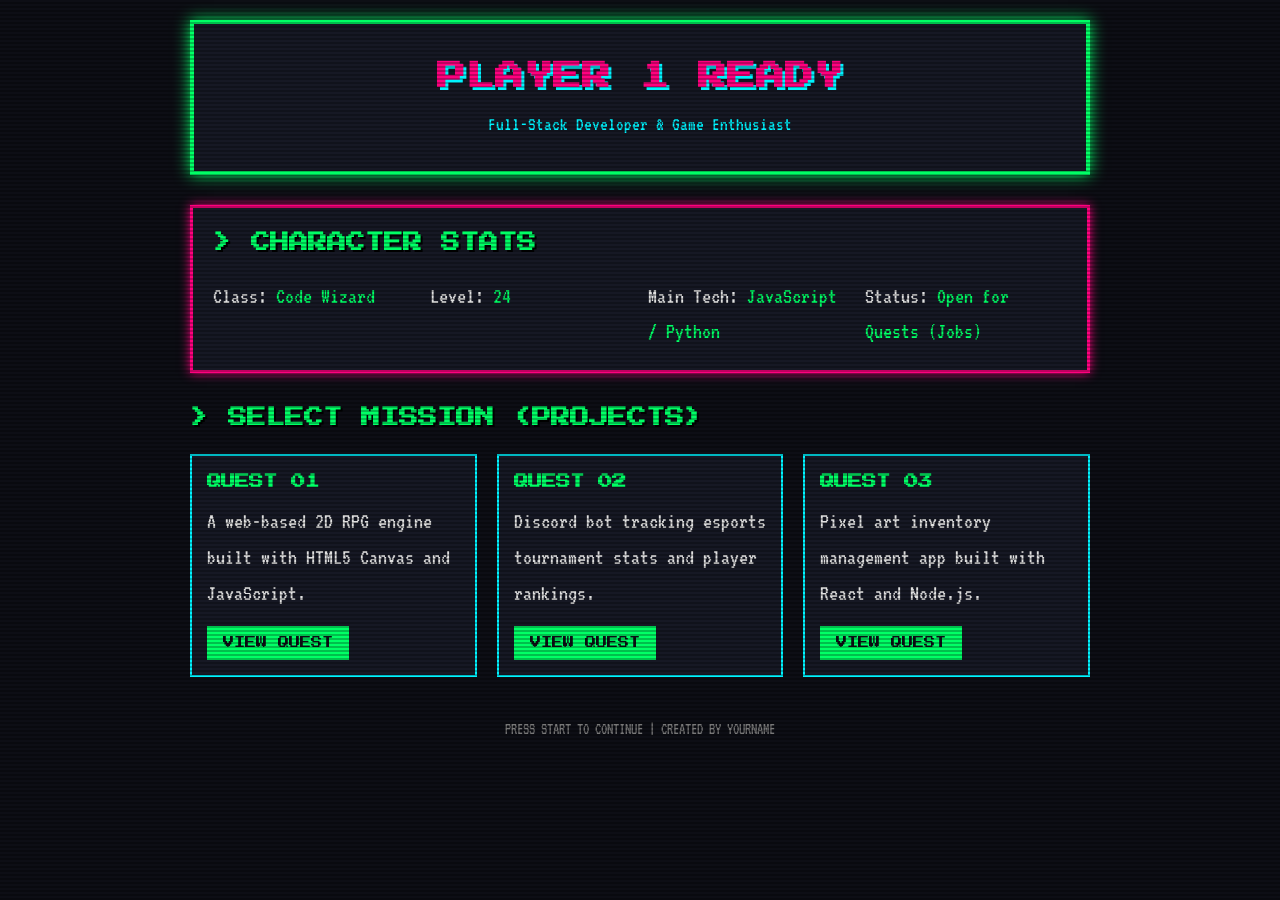
<file: Gaming/index.html>
<!DOCTYPE html>
<html lang="en">
<head>
  <meta charset="UTF-8">
  <meta name="viewport" content="width=device-width, initial-scale=1.0">
  <title>Player 1 | Developer Portfolio</title>
  <!-- Retro Gaming Font -->
  <link href="https://fonts.googleapis.com/css2?family=Press+Start+2P&family=VT323&display=swap" rel="stylesheet">
  <!-- External Custom Stylesheet -->
  <link rel="stylesheet" href="css/style.css">
</head>
<body>
  <div class="container">
    <header>
      <h1>PLAYER 1 READY</h1>
      <p class="subtitle">Full-Stack Developer & Game Enthusiast</p>
    </header>

    <section class="stats-card">
      <h2 class="section-title">> CHARACTER STATS</h2>
      <div class="stats-grid">
        <div class="stat-item">Class: <span>Code Wizard</span></div>
        <div class="stat-item">Level: <span>24</span></div>
        <div class="stat-item">Main Tech: <span>JavaScript / Python</span></div>
        <div class="stat-item">Status: <span>Open for Quests (Jobs)</span></div>
      </div>
    </section>

    <h2 class="section-title">> SELECT MISSION (PROJECTS)</h2>
    <section class="projects-grid">
      <div class="project-card">
        <h3>QUEST 01</h3>
        <p>A web-based 2D RPG engine built with HTML5 Canvas and JavaScript.</p>
        <a href="#" class="btn">VIEW QUEST</a>
      </div>
      <div class="project-card">
        <h3>QUEST 02</h3>
        <p>Discord bot tracking esports tournament stats and player rankings.</p>
        <a href="#" class="btn">VIEW QUEST</a>
      </div>
      <div class="project-card">
        <h3>QUEST 03</h3>
        <p>Pixel art inventory management app built with React and Node.js.</p>
        <a href="#" class="btn">VIEW QUEST</a>
      </div>
    </section>

    <footer>
      <p>PRESS START TO CONTINUE | CREATED BY YOURNAME</p>
    </footer>
  </div>
</body>
</html>
</file>
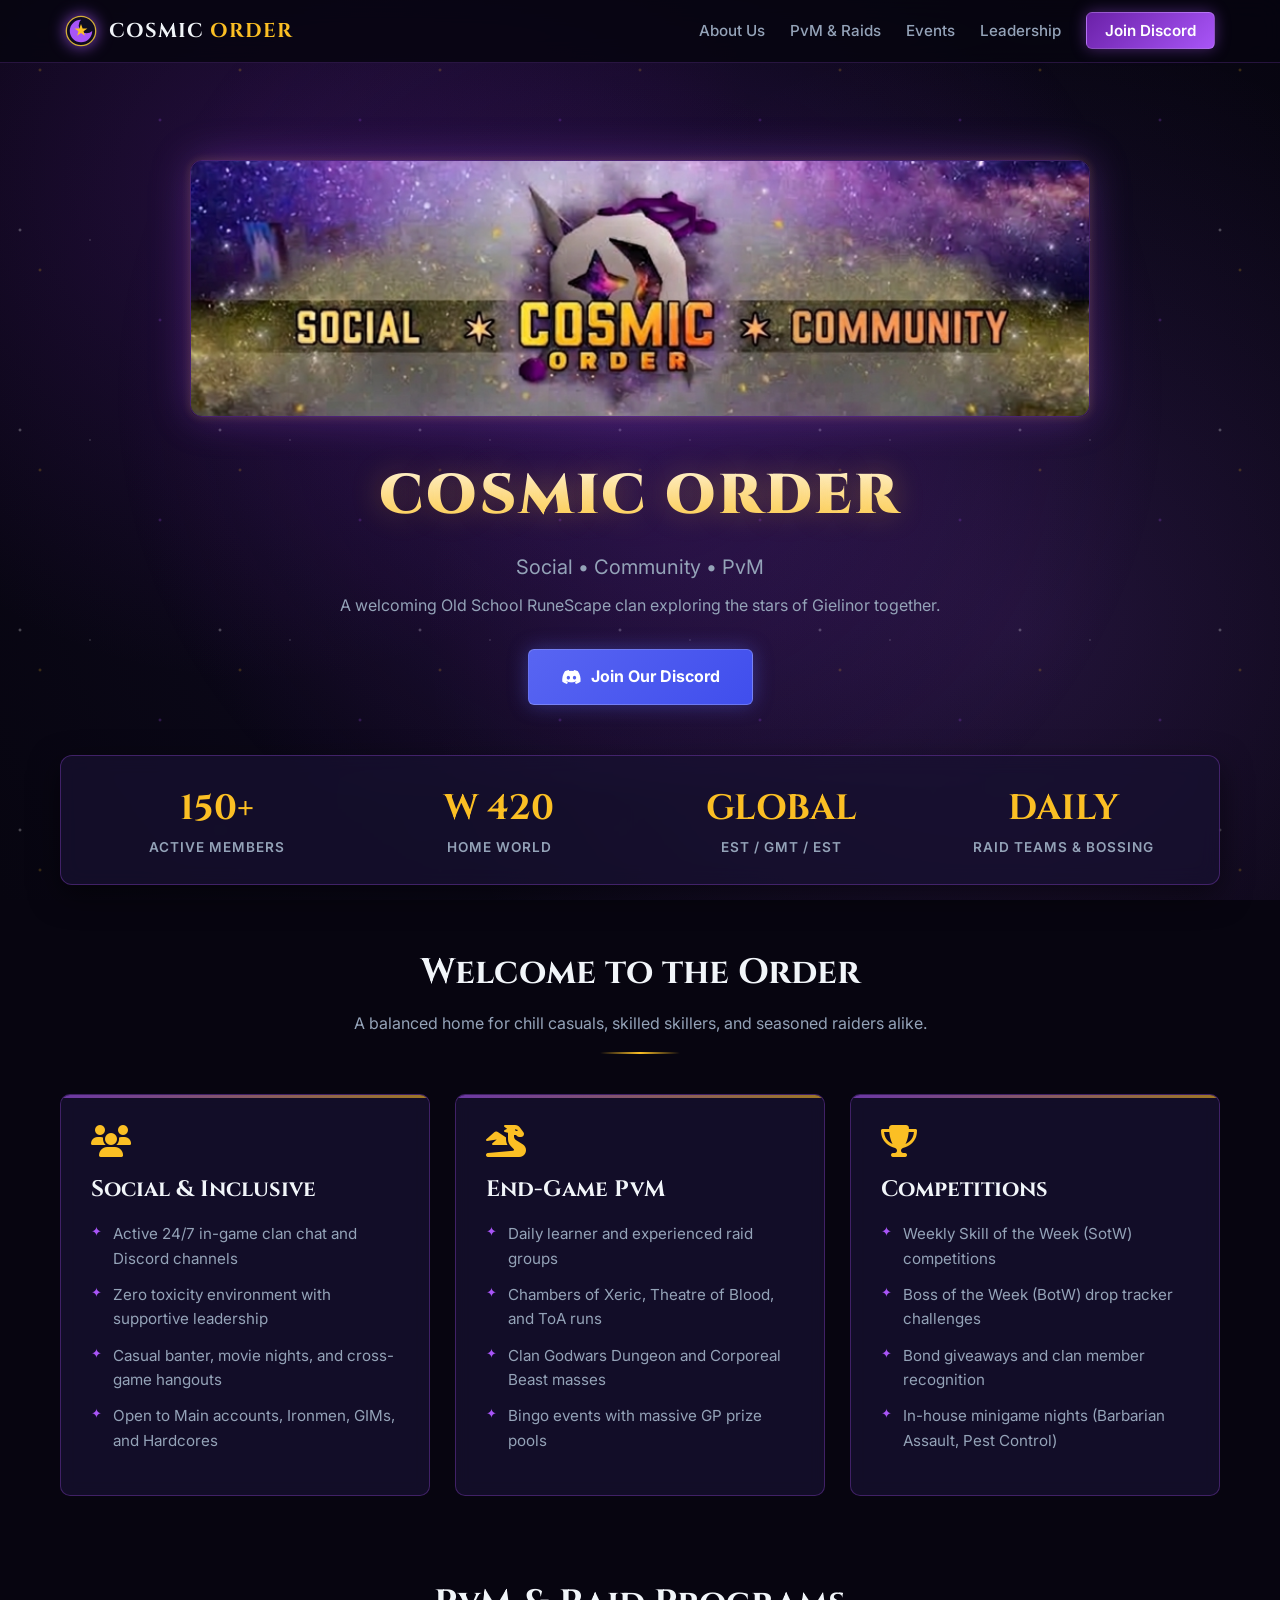
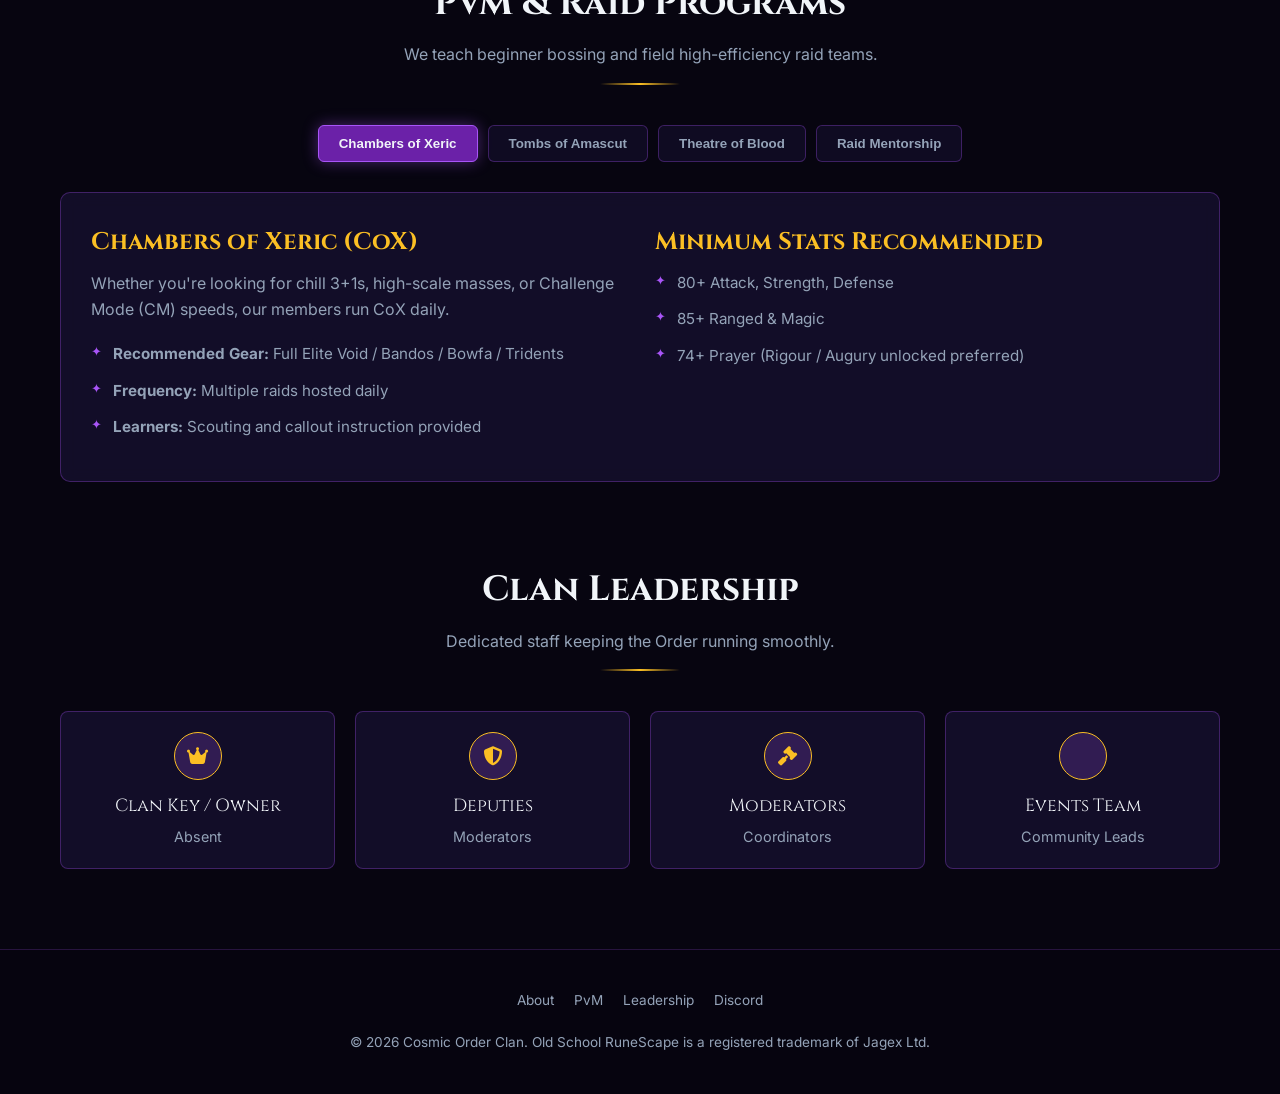
<file: OSRS-Cosmic/index.html>
<!DOCTYPE html>
<html lang="en">
<head>
    <meta charset="UTF-8">
    <meta name="viewport" content="width=device-width, initial-scale=1.0">
    <meta name="description" content="Cosmic Order - Premier OSRS Social & PvM Clan. Raids, Bossing, Skill of the Week, and Community Events.">
    <title>Cosmic Order | OSRS Social & PvM Clan</title>
    
    <!-- Favicon Integration (SVG Favicon matching Cosmic Rune aesthetics) -->
    <link rel="icon" type="image/svg+xml" href="data:image/svg+xml,<svg xmlns='http://www.w3.org/2000/svg' viewBox='0 0 100 100'><circle cx='50' cy='50' r='46' fill='%230f0b21' stroke='%23d4af37' stroke-width='4'/><path d='M50 15 A35 35 0 1 0 85 50 A20 20 0 1 1 50 15 Z' fill='%23a855f7'/><polygon points='50,28 55,42 70,42 58,51 62,65 50,56 38,65 42,51 30,42 45,42' fill='%23fbbf24'/></svg>">
    <link rel="alternate icon" href="favicon.ico">

    <!-- Fonts -->
    <link rel="preconnect" href="https://fonts.googleapis.com">
    <link rel="preconnect" href="https://fonts.gstatic.com" crossorigin>
    <link href="https://fonts.googleapis.com/css2?family=Cinzel:wght@600;700;900&family=Inter:wght@300;400;500;600;700&display=swap" rel="stylesheet">
    <link rel="stylesheet" href="https://cdnjs.cloudflare.com/ajax/libs/font-awesome/6.4.0/css/all.min.css">
    
    <!-- External Custom Stylesheet -->
    <link rel="stylesheet" href="css/style.css">
</head>
<body>

    <!-- Ambient Cosmic Background -->
    <div class="stars-container">
        <div class="twinkle"></div>
    </div>

    <!-- Sticky Navigation -->
    <nav>
        <div class="nav-container">
            <a href="#" class="brand">
                <svg class="brand-icon" viewBox="0 0 100 100">
                    <circle cx="50" cy="50" r="46" fill="#0f0b21" stroke="#d4af37" stroke-width="4"/>
                    <path d="M50 15 A35 35 0 1 0 85 50 A20 20 0 1 1 50 15 Z" fill="#a855f7"/>
                    <polygon points="50,28 55,42 70,42 58,51 62,65 50,56 38,65 42,51 30,42 45,42" fill="#fbbf24"/>
                </svg>
                <div class="brand-text">COSMIC <span>ORDER</span></div>
            </a>
            <ul class="nav-links">
                <li><a href="#about">About Us</a></li>
                <li><a href="#pvm">PvM & Raids</a></li>
                <li><a href="#events">Events</a></li>
                <li><a href="#ranks">Leadership</a></li>
                <li><a href="https://discord.gg/YOUR_DISCORD_LINK" target="_blank" class="btn-header">Join Discord</a></li>
            </ul>
        </div>
    </nav>

    <!-- Main Banner / Hero Section -->
    <header class="hero">
        <div class="hero-banner-frame">
            <img src="images/cosmic-banner.png" alt="Cosmic Order Banner" class="hero-banner-img">
        </div>
        <h1 class="hero-title">Cosmic Order</h1>
        <p class="hero-subtitle">Social • Community • PvM</p>
        <p class="hero-subtitle" style="margin-top: -20px; font-size: 1rem;">A welcoming Old School RuneScape clan exploring the stars of Gielinor together.</p>
        <div class="cta-group">
            <a href="https://discord.gg/YOUR_DISCORD_LINK" target="_blank" class="btn-primary">
                <i class="fab fa-discord"></i> Join Our Discord
            </a>
        </div>
    </header>

    <!-- Stats Bar -->
    <div class="stats-bar">
        <div class="stats-inner">
            <div class="stat-node">
                <h4>150+</h4>
                <p>Active Members</p>
            </div>
            <div class="stat-node">
                <h4>W 420</h4>
                <p>Home World</p>
            </div>
            <div class="stat-node">
                <h4>GLOBAL</h4>
                <p>EST / GMT / EST</p>
            </div>
            <div class="stat-node">
                <h4>DAILY</h4>
                <p>Raid Teams & Bossing</p>
            </div>
        </div>
    </div>

    <!-- About Section -->
    <section id="about">
        <div class="section-header">
            <h2 class="section-title">Welcome to the Order</h2>
            <p class="section-subtitle">A balanced home for chill casuals, skilled skillers, and seasoned raiders alike.</p>
            <div class="gold-divider"></div>
        </div>

        <div class="card-grid">
            <div class="card">
                <i class="fas fa-users card-icon"></i>
                <h3>Social & Inclusive</h3>
                <ul class="card-list">
                    <li>Active 24/7 in-game clan chat and Discord channels</li>
                    <li>Zero toxicity environment with supportive leadership</li>
                    <li>Casual banter, movie nights, and cross-game hangouts</li>
                    <li>Open to Main accounts, Ironmen, GIMs, and Hardcores</li>
                </ul>
            </div>

            <div class="card">
                <i class="fas fa-dragon card-icon"></i>
                <h3>End-Game PvM</h3>
                <ul class="card-list">
                    <li>Daily learner and experienced raid groups</li>
                    <li>Chambers of Xeric, Theatre of Blood, and ToA runs</li>
                    <li>Clan Godwars Dungeon and Corporeal Beast masses</li>
                    <li>Bingo events with massive GP prize pools</li>
                </ul>
            </div>

            <div class="card">
                <i class="fas fa-trophy card-icon"></i>
                <h3>Competitions</h3>
                <ul class="card-list">
                    <li>Weekly Skill of the Week (SotW) competitions</li>
                    <li>Boss of the Week (BotW) drop tracker challenges</li>
                    <li>Bond giveaways and clan member recognition</li>
                    <li>In-house minigame nights (Barbarian Assault, Pest Control)</li>
                </ul>
            </div>
        </div>
    </section>

    <!-- PvM Showcase Tabs Section -->
    <section id="pvm">
        <div class="section-header">
            <h2 class="section-title">PvM & Raid Programs</h2>
            <p class="section-subtitle">We teach beginner bossing and field high-efficiency raid teams.</p>
            <div class="gold-divider"></div>
        </div>

        <div class="pvm-tabs">
            <button class="tab-btn active" onclick="switchTab('cox')">Chambers of Xeric</button>
            <button class="tab-btn" onclick="switchTab('toa')">Tombs of Amascut</button>
            <button class="tab-btn" onclick="switchTab('tob')">Theatre of Blood</button>
            <button class="tab-btn" onclick="switchTab('mentorship')">Raid Mentorship</button>
        </div>

        <div id="cox" class="pvm-panel active">
            <div class="pvm-details">
                <h4>Chambers of Xeric (CoX)</h4>
                <p>Whether you're looking for chill 3+1s, high-scale masses, or Challenge Mode (CM) speeds, our members run CoX daily.</p>
                <ul class="card-list">
                    <li><strong>Recommended Gear:</strong> Full Elite Void / Bandos / Bowfa / Tridents</li>
                    <li><strong>Frequency:</strong> Multiple raids hosted daily</li>
                    <li><strong>Learners:</strong> Scouting and callout instruction provided</li>
                </ul>
            </div>
            <div class="pvm-details">
                <h4>Minimum Stats Recommended</h4>
                <ul class="card-list">
                    <li>80+ Attack, Strength, Defense</li>
                    <li>85+ Ranged & Magic</li>
                    <li>74+ Prayer (Rigour / Augury unlocked preferred)</li>
                </ul>
            </div>
        </div>

        <div id="toa" class="pvm-panel">
            <div class="pvm-details">
                <h4>Tombs of Amascut (ToA)</h4>
                <p>From entry-mode learning runs up to 400+ invocation Expert runs, ToA is a core staple of our daily PvM activity.</p>
                <ul class="card-list">
                    <li><strong>Recommended Gear:</strong> Fang, Blowpipe, Ahrim's / Ancestral</li>
                    <li><strong>Invocations:</strong> Tailored to the group's experience level</li>
                    <li><strong>Purples:</strong> Split or Free-For-All (FFA) teams clearly marked</li>
                </ul>
            </div>
            <div class="pvm-details">
                <h4>Requirements</h4>
                <ul class="card-list">
                    <li>Quest: Beneath Cursed Sands</li>
                    <li>75+ Combat Stats for Entry / 90+ for Experts</li>
                </ul>
            </div>
        </div>

        <div id="tob" class="pvm-panel">
            <div class="pvm-details">
                <h4>Theatre of Blood (ToB)</h4>
                <p>Step into the Vampyric arena with experienced leads who teach roles, tick-eating, and boss mechanics safely.</p>
                <ul class="card-list">
                    <li><strong>Recommended Gear:</strong> Scythe / Blade of Saeldor, Chally, Blowpipe</li>
                    <li><strong>Focus:</strong> Role assignment (Melee, Range, Freeze, Mage)</li>
                </ul>
            </div>
            <div class="pvm-details">
                <h4>Requirements</h4>
                <ul class="card-list">
                    <li>90+ Melee Stats, 90+ Ranged & Magic</li>
                    <li>Discord Voice Chat capability (Mute is fine)</li>
                </ul>
            </div>
        </div>

        <div id="mentorship" class="pvm-panel">
            <div class="pvm-details">
                <h4>Clan Mentor System</h4>
                <p>Never done a raid before? Don't worry. Cosmic Order has dedicated PvM Mentors to get you your first KC safely.</p>
                <ul class="card-list">
                    <li>Gear check & inventory setup assistance</li>
                    <li>Tile indicators and plugin configuration guides</li>
                    <li>Patient, zero-flame environment</li>
                </ul>
            </div>
            <div class="pvm-details">
                <h4>How to Request a Mentor</h4>
                <p>Join our Discord server and post in the <code>#pvm-mentorship</code> channel with your current stats and equipment!</p>
            </div>
        </div>
    </section>

    <!-- Leadership Section -->
    <section id="ranks">
        <div class="section-header">
            <h2 class="section-title">Clan Leadership</h2>
            <p class="section-subtitle">Dedicated staff keeping the Order running smoothly.</p>
            <div class="gold-divider"></div>
        </div>

        <div class="rank-grid">
            <div class="rank-card">
                <div class="rank-badge"><i class="fas fa-crown"></i></div>
                <div class="rank-title">Clan Key / Owner</div>
                <div class="rank-names">Absent</div>
            </div>
            <div class="rank-card">
                <div class="rank-badge"><i class="fas fa-shield-halved"></i></div>
                <div class="rank-title">Deputies</div>
                <div class="rank-names">Moderators</div>
            </div>
            <div class="rank-card">
                <div class="rank-badge"><i class="fas fa-gavel"></i></div>
                <div class="rank-title">Moderators</div>
                <div class="rank-names">Coordinators</div>
            </div>
            <div class="rank-card">
                <div class="rank-badge"><i class="fas fa-calendar-star"></i></div>
                <div class="rank-title">Events Team</div>
                <div class="rank-names">Community Leads</div>
            </div>
        </div>
    </section>

    <!-- Modal Form for Application -->
    <div class="modal" id="appModal">
        <div class="modal-content">
            <span class="modal-close" onclick="closeModal()">&times;</span>
            <h3 style="font-family: var(--font-heading); color: var(--accent-gold); margin-bottom: 15px; text-align: center;">Apply to Cosmic Order</h3>
            <p style="color: var(--text-muted); font-size: 0.85rem; margin-bottom: 20px; text-align: center;">Fill in your details below or join directly via our Discord server.</p>
            <form onsubmit="handleFormSubmit(event)">
                <div class="form-group">
                    <label for="rsn">RuneScape Name (RSN)</label>
                    <input type="text" id="rsn" placeholder="e.g., Zezima" required>
                </div>
                <div class="form-group">
                    <label for="discord">Discord Username</label>
                    <input type="text" id="discord" placeholder="e.g., username" required>
                </div>
                <div class="form-group">
                    <label for="accountType">Account Type</label>
                    <select id="accountType">
                        <option value="main">Main Account</option>
                        <option value="iron">Ironman / Hardcore</option>
                        <option value="gim">Group Ironman</option>
                    </select>
                </div>
                <button type="submit" class="btn-primary" style="width: 100%; justify-content: center;">Submit Application</button>
            </form>
        </div>
    </div>

    <!-- Footer -->
    <footer>
        <ul class="footer-links">
            <li><a href="#about">About</a></li>
            <li><a href="#pvm">PvM</a></li>
            <li><a href="#ranks">Leadership</a></li>
            <li><a href="https://discord.gg/YOUR_DISCORD_LINK" target="_blank">Discord</a></li>
        </ul>
        <p>&copy; 2026 Cosmic Order Clan. Old School RuneScape is a registered trademark of Jagex Ltd.</p>
    </footer>

    <!-- Interactive Scripts -->
    <script>
        function switchTab(tabId) {
            const panels = document.querySelectorAll('.pvm-panel');
            const btns = document.querySelectorAll('.tab-btn');

            panels.forEach(panel => panel.classList.remove('active'));
            btns.forEach(btn => btn.classList.remove('active'));

            document.getElementById(tabId).classList.add('active');
            event.currentTarget.classList.add('active');
        }

        function openModal() {
            document.getElementById('appModal').classList.add('active');
        }

        function closeModal() {
            document.getElementById('appModal').classList.remove('active');
        }

        function handleFormSubmit(e) {
            e.preventDefault();
            alert('Application details saved! Please complete your application by joining our Discord server.');
            closeModal();
            window.open('https://discord.gg/YOUR_DISCORD_LINK', '_blank');
        }

        window.onclick = function(event) {
            const modal = document.getElementById('appModal');
            if (event.target == modal) {
                closeModal();
            }
        }
    </script>
</body>
</html>
</file>
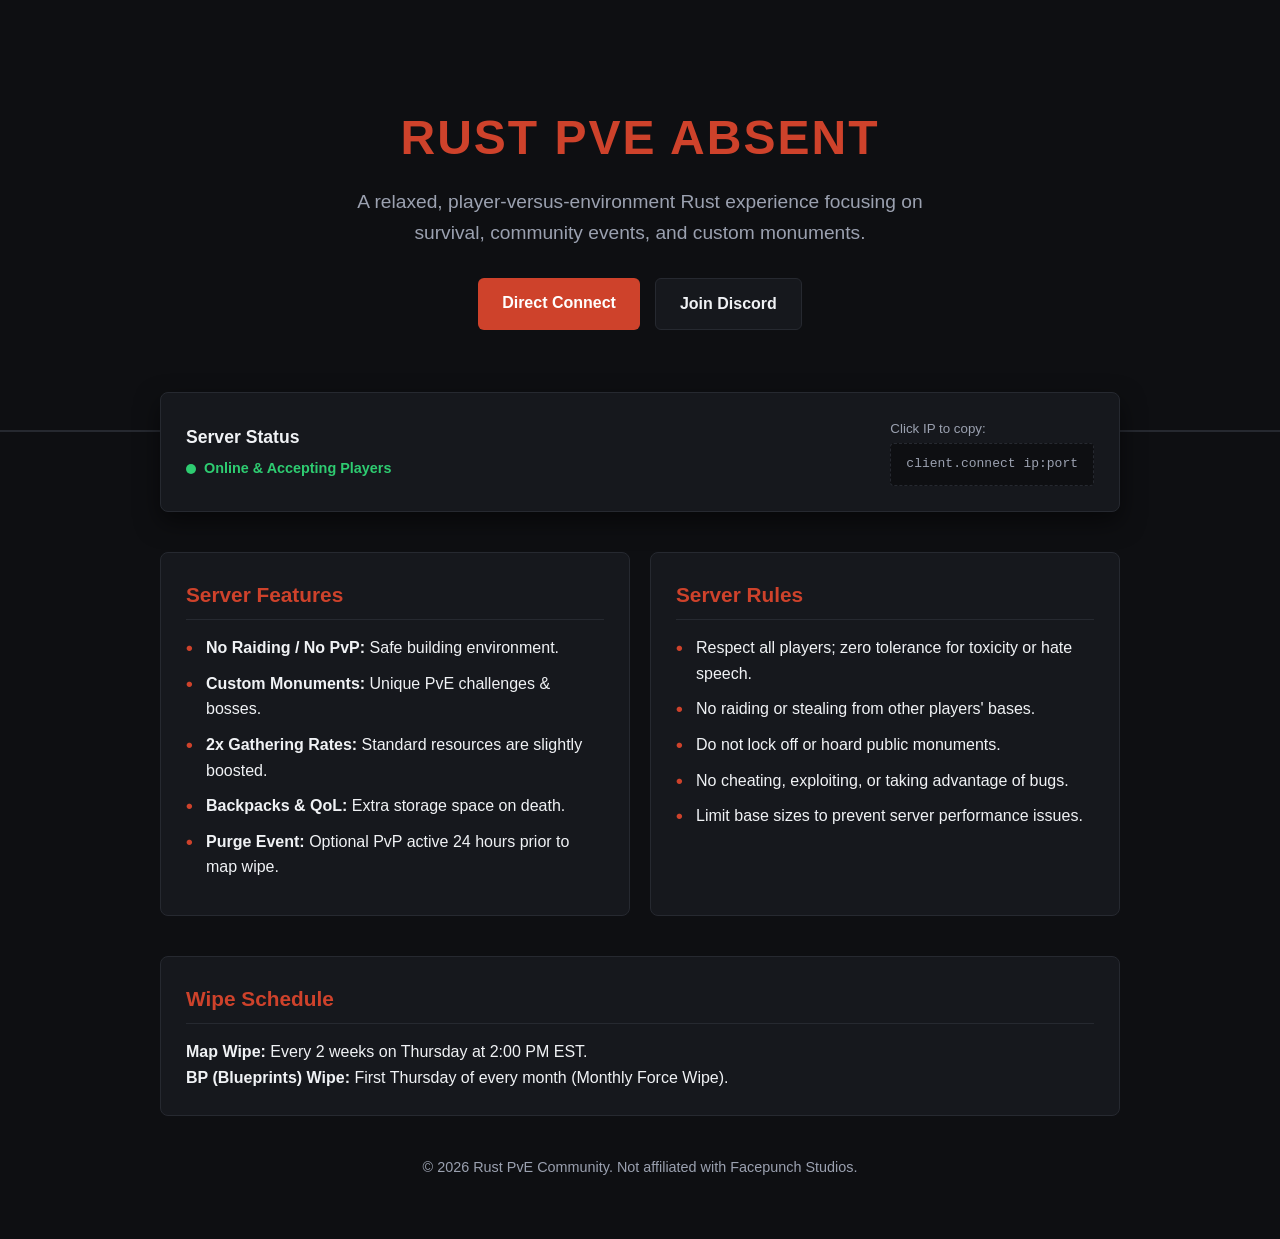
<file: Rust-PVE/index.html>
<!DOCTYPE html>
<html lang="en">
<head>
    <meta charset="UTF-8">
    <meta name="viewport" content="width=device-width, initial-scale=1.0">
    <title>Rust PvE Absent | Pure Survival & Community</title>
    <!-- External Custom Stylesheet -->
    <link rel="stylesheet" href="css/style.css">
</head>
<body>

    <header>
        <h1>Rust PvE Absent</h1>
        <p>A relaxed, player-versus-environment Rust experience focusing on survival, community events, and custom monuments.</p>
        <div class="cta-buttons">
            <a href="steam://connect/ip:port" class="btn">Direct Connect</a>
            <a href="https://discord.gg/YOUR_DISCORD_LINK" target="_blank" class="btn btn-secondary">Join Discord</a>
        </div>
    </header>

    <div class="container">
        <!-- Live Status Bar -->
        <div class="status-card">
            <div class="status-info">
                <h3>Server Status</h3>
                <div class="status-badge">
                    <span class="pulse-dot"></span> Online & Accepting Players
                </div>
            </div>
            <div>
                <small style="color: var(--text-muted); display: block; margin-bottom: 4px;">Click IP to copy:</small>
                <div class="ip-box" id="ip-box" onclick="copyIP()">client.connect ip:port</div>
            </div>
        </div>

        <!-- Content Grid -->
        <div class="grid">
            <div class="card">
                <h2>Server Features</h2>
                <ul>
                    <li><strong>No Raiding / No PvP:</strong> Safe building environment.</li>
                    <li><strong>Custom Monuments:</strong> Unique PvE challenges & bosses.</li>
                    <li><strong>2x Gathering Rates:</strong> Standard resources are slightly boosted.</li>
                    <li><strong>Backpacks & QoL:</strong> Extra storage space on death.</li>
                    <li><strong>Purge Event:</strong> Optional PvP active 24 hours prior to map wipe.</li>
                </ul>
            </div>

            <div class="card">
                <h2>Server Rules</h2>
                <ul>
                    <li>Respect all players; zero tolerance for toxicity or hate speech.</li>
                    <li>No raiding or stealing from other players' bases.</li>
                    <li>Do not lock off or hoard public monuments.</li>
                    <li>No cheating, exploiting, or taking advantage of bugs.</li>
                    <li>Limit base sizes to prevent server performance issues.</li>
                </ul>
            </div>
        </div>

        <!-- Schedule -->
        <div class="card" style="margin-bottom: 40px;">
            <h2>Wipe Schedule</h2>
            <p><strong>Map Wipe:</strong> Every 2 weeks on Thursday at 2:00 PM EST.</p>
            <p><strong>BP (Blueprints) Wipe:</strong> First Thursday of every month (Monthly Force Wipe).</p>
        </div>
    </div>

    <footer>
        <p>&copy; 2026 Rust PvE Community. Not affiliated with Facepunch Studios.</p>
    </footer>

    <script>
        function copyIP() {
            const ipText = document.getElementById('ip-box').innerText;
            navigator.clipboard.writeText(ipText).then(() => {
                alert('Copied to clipboard: ' + ipText);
            }).catch(err => {
                console.error('Failed to copy text: ', err);
            });
        }
    </script>
</body>
</html>
</file>
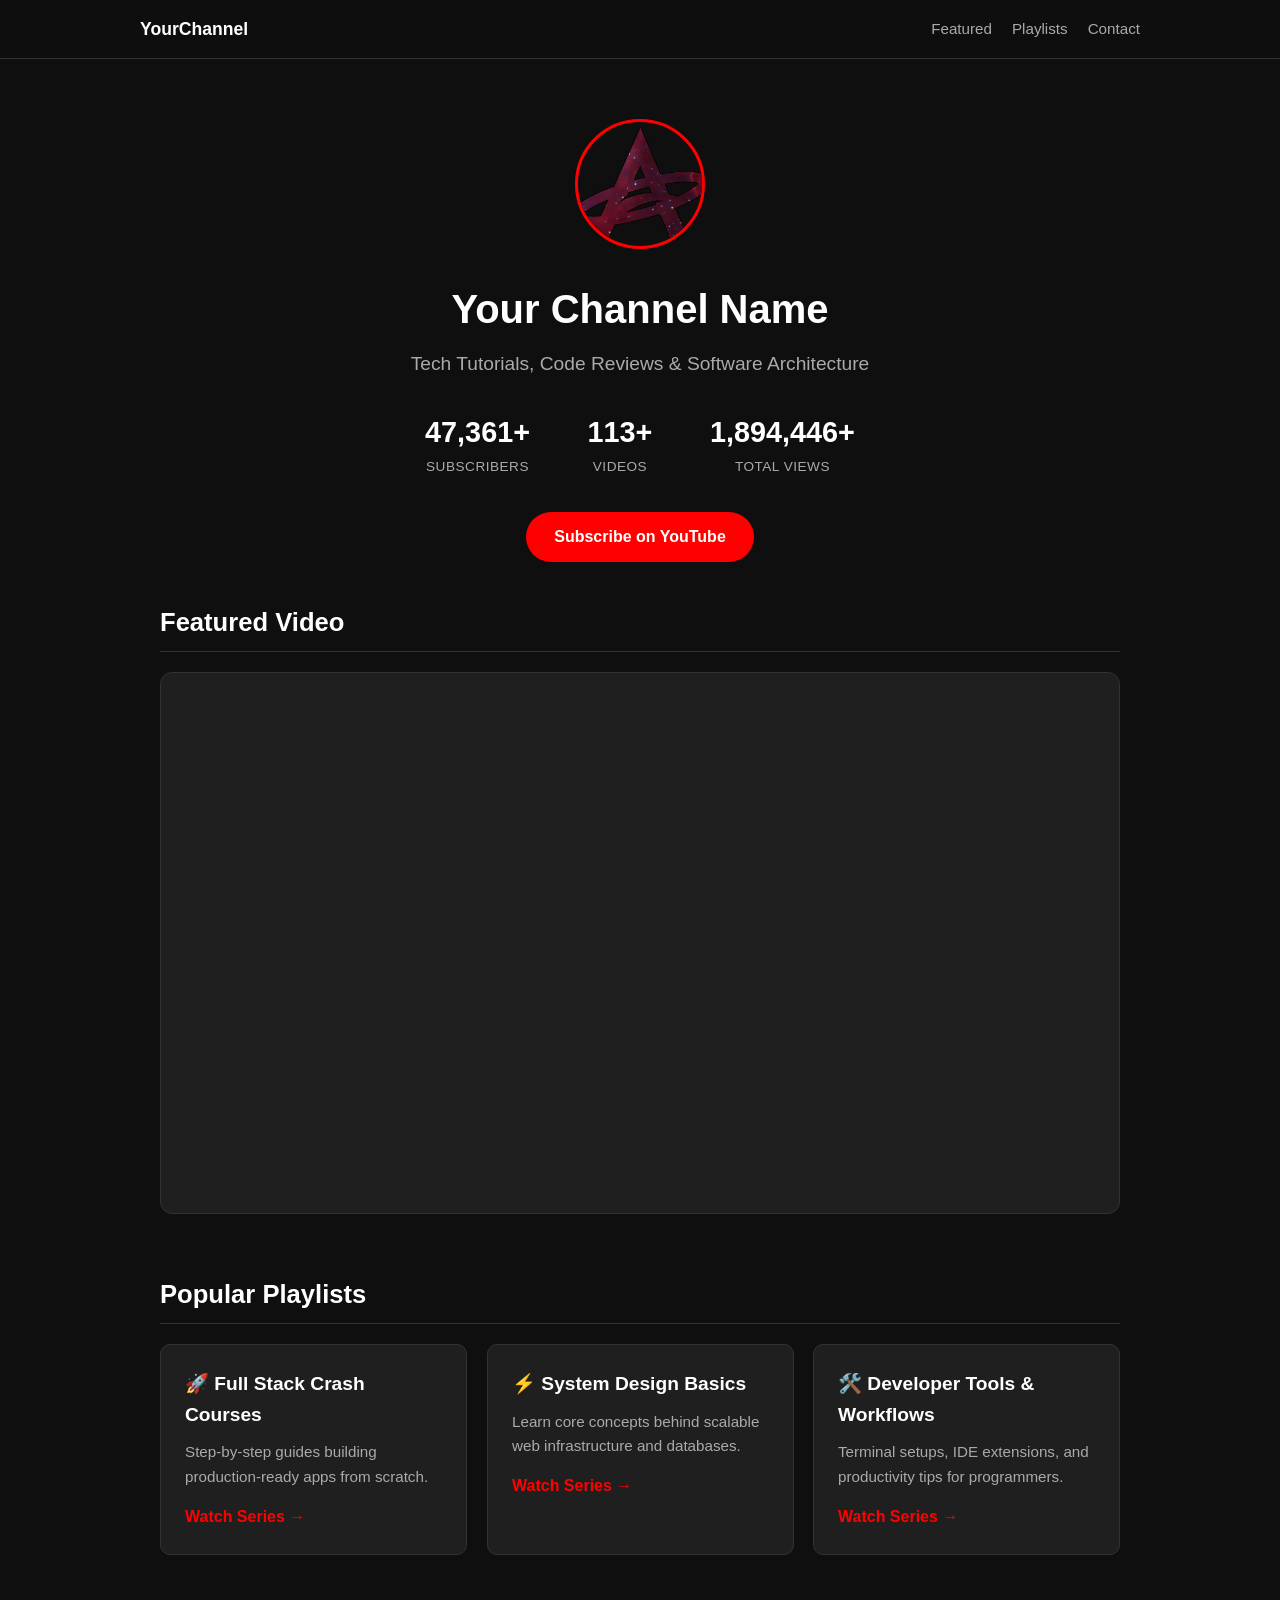
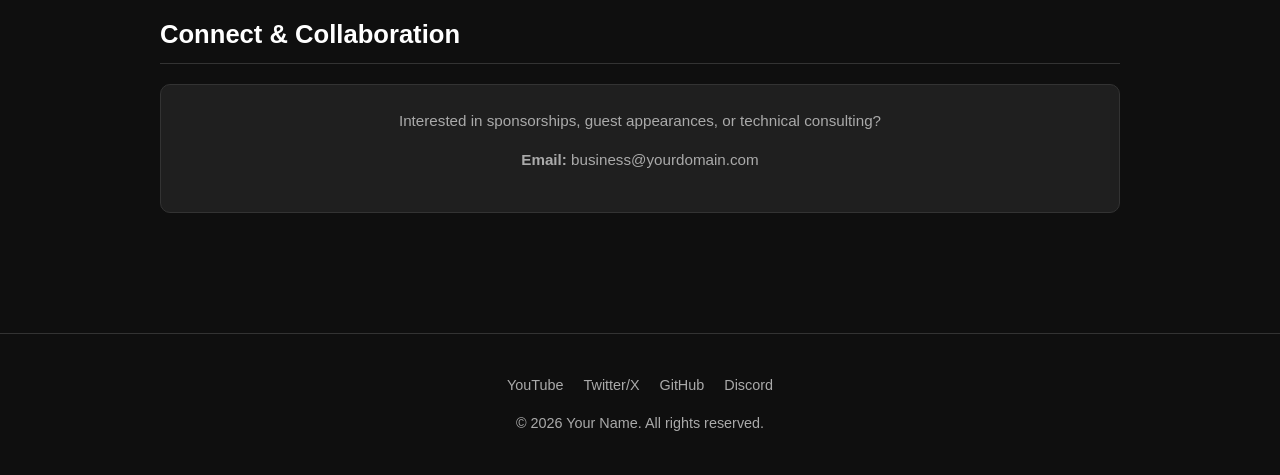
<file: YouTuber/index.html>
<!DOCTYPE html>
<html lang="en">
<head>
  <meta charset="UTF-8">
  <meta name="viewport" content="width=device-width, initial-scale=1.0">
  <title>Your Name | Content Creator & Developer</title>
  <!-- External Custom Stylesheet -->
  <link rel="stylesheet" href="css/style.css">
</head>
<body>

  <nav>
    <div class="nav-container">
      <a href="#" class="nav-logo">YourChannel</a>
      <ul class="nav-links">
        <li><a href="#featured">Featured</a></li>
        <li><a href="#playlists">Playlists</a></li>
        <li><a href="#contact">Contact</a></li>
      </ul>
    </div>
  </nav>

  <header>
    <img src="images/Absent.png" alt="Channel Avatar" class="profile-img">
    <h1>Your Channel Name</h1>
    <p class="tagline">Tech Tutorials, Code Reviews & Software Architecture</p>
    
    <div class="stats">
      <div class="stat-item">
        <div class="stat-number" id="sub-count">--</div>
        <div class="stat-label">Subscribers</div>
      </div>
      <div class="stat-item">
        <div class="stat-number" id="video-count">--</div>
        <div class="stat-label">Videos</div>
      </div>
      <div class="stat-item">
        <div class="stat-number" id="view-count">--</div>
        <div class="stat-label">Total Views</div>
      </div>
    </div>

    <a href="https://youtube.com/@yourchannel" class="btn" target="_blank" rel="noopener">Subscribe on YouTube</a>
  </header>

  <main>
    <section id="featured" class="animate-on-scroll">
      <h2>Featured Video</h2>
      <div class="video-container">
        <!-- Replace dQw4w9WgXcQ with your YouTube video ID -->
        <iframe src="https://www.youtube.com/embed/dQw4w9WgXcQ" allowfullscreen title="Featured Video"></iframe>
      </div>
    </section>

    <section id="playlists">
      <h2 class="animate-on-scroll">Popular Playlists</h2>
      <div class="grid">
        <div class="card animate-on-scroll delay-1">
          <h3>🚀 Full Stack Crash Courses</h3>
          <p>Step-by-step guides building production-ready apps from scratch.</p>
          <a href="#" target="_blank">Watch Series →</a>
        </div>
        <div class="card animate-on-scroll delay-2">
          <h3>⚡ System Design Basics</h3>
          <p>Learn core concepts behind scalable web infrastructure and databases.</p>
          <a href="#" target="_blank">Watch Series →</a>
        </div>
        <div class="card animate-on-scroll delay-3">
          <h3>🛠️ Developer Tools & Workflows</h3>
          <p>Terminal setups, IDE extensions, and productivity tips for programmers.</p>
          <a href="#" target="_blank">Watch Series →</a>
        </div>
      </div>
    </section>

    <section id="contact" class="animate-on-scroll">
      <h2>Connect & Collaboration</h2>
      <div class="card" style="text-align: center;">
        <p>Interested in sponsorships, guest appearances, or technical consulting?</p>
        <p style="margin-top: 10px;"><strong>Email:</strong> business@yourdomain.com</p>
      </div>
    </section>
  </main>

  <footer>
    <ul class="social-links" style="margin-bottom: 15px;">
      <li><a href="#">YouTube</a></li>
      <li><a href="#">Twitter/X</a></li>
      <li><a href="#">GitHub</a></li>
      <li><a href="#">Discord</a></li>
    </ul>
    <p>&copy; 2026 Your Name. All rights reserved.</p>
  </footer>

  <script>
    // 1. Scroll Animations
    const observerOptions = {
      root: null,
      rootMargin: '0px 0px -50px 0px',
      threshold: 0.15
    };

    const scrollObserver = new IntersectionObserver((entries, observer) => {
      entries.forEach(entry => {
        if (entry.isIntersecting) {
          entry.target.classList.add('visible');
          observer.unobserve(entry.target);
        }
      });
    }, observerOptions);

    document.querySelectorAll('.animate-on-scroll').forEach(el => scrollObserver.observe(el));

    // 2. Animated Counter
    function animateCounter(element, target, duration = 2000) {
      let startTimestamp = null;
      function step(timestamp) {
        if (!startTimestamp) startTimestamp = timestamp;
        const progress = Math.min((timestamp - startTimestamp) / duration, 1);
        const easeOut = 1 - Math.pow(1 - progress, 3);
        const currentValue = Math.floor(easeOut * target);

        element.innerText = currentValue.toLocaleString() + '+';

        if (progress < 1) {
          window.requestAnimationFrame(step);
        } else {
          element.innerText = target.toLocaleString() + '+';
        }
      }
      window.requestAnimationFrame(step);
    }

    // 3. Dynamic Stats Fetching (YouTube Data API v3)
    const YOUTUBE_CHANNEL_ID = 'YOUR_CHANNEL_ID_HERE'; 
    const YOUTUBE_API_KEY = 'YOUR_API_KEY_HERE';

    async function fetchYouTubeStats() {
      const fallbackStats = { subscriberCount: 50000, videoCount: 120, viewCount: 2000000 };

      if (YOUTUBE_API_KEY === 'YOUR_API_KEY_HERE' || YOUTUBE_CHANNEL_ID === 'YOUR_CHANNEL_ID_HERE') {
        applyStats(fallbackStats);
        return;
      }

      try {
        const res = await fetch(`https://www.googleapis.com/youtube/v3/channels?part=statistics&id=${YOUTUBE_CHANNEL_ID}&key=${YOUTUBE_API_KEY}`);
        const data = await res.json();
        if (data.items && data.items.length > 0) {
          const stats = data.items[0].statistics;
          applyStats({
            subscriberCount: parseInt(stats.subscriberCount, 10),
            videoCount: parseInt(stats.videoCount, 10),
            viewCount: parseInt(stats.viewCount, 10)
          });
        } else {
          applyStats(fallbackStats);
        }
      } catch (err) {
        applyStats(fallbackStats);
      }
    }

    function applyStats(stats) {
      animateCounter(document.getElementById('sub-count'), stats.subscriberCount);
      animateCounter(document.getElementById('video-count'), stats.videoCount);
      animateCounter(document.getElementById('view-count'), stats.viewCount);
    }

    document.addEventListener('DOMContentLoaded', fetchYouTubeStats);
  </script>
</body>
</html>
</file>
<file: Gaming/css/style.css>
:root {
  --bg-color: #0d0e15;
  --card-bg: #161824;
  --neon-green: #00ff66;
  --neon-pink: #ff007f;
  --neon-cyan: #00f3ff;
  --text-color: #e0e0e0;
}

* {
  box-sizing: border-box;
  margin: 0;
  padding: 0;
}

body {
  background-color: var(--bg-color);
  color: var(--text-color);
  font-family: 'VT323', monospace;
  font-size: 1.4rem;
  line-height: 1.6;
  padding: 20px;
}

.container {
  max-width: 900px;
  margin: 0 auto;
}

/* CRT Scanline Effect */
body::before {
  content: " ";
  display: block;
  position: fixed;
  top: 0; left: 0; bottom: 0; right: 0;
  background: linear-gradient(rgba(18, 16, 16, 0) 50%, rgba(0, 0, 0, 0.25) 50%);
  background-size: 100% 4px;
  z-index: 10;
  pointer-events: none;
}

header {
  text-align: center;
  border: 4px solid var(--neon-green);
  box-shadow: 0 0 15px var(--neon-green);
  padding: 30px;
  margin-bottom: 30px;
  background-color: var(--card-bg);
}

h1, h2 {
  font-family: 'Press Start 2P', cursive;
  text-transform: uppercase;
}

h1 {
  color: var(--neon-pink);
  font-size: 1.8rem;
  text-shadow: 3px 3px var(--neon-cyan);
  margin-bottom: 10px;
}

.subtitle {
  color: var(--neon-cyan);
  font-size: 1.2rem;
}

.stats-card {
  border: 3px solid var(--neon-pink);
  background: var(--card-bg);
  padding: 20px;
  margin-bottom: 30px;
  box-shadow: 0 0 10px var(--neon-pink);
}

.stats-grid {
  display: grid;
  grid-template-columns: repeat(auto-fit, minmax(200px, 1fr));
  gap: 15px;
  margin-top: 15px;
}

.stat-item span {
  color: var(--neon-green);
}

.section-title {
  color: var(--neon-green);
  font-size: 1.2rem;
  margin-bottom: 20px;
  text-shadow: 2px 2px #000;
}

.projects-grid {
  display: grid;
  grid-template-columns: repeat(auto-fit, minmax(260px, 1fr));
  gap: 20px;
  margin-bottom: 30px;
}

.project-card {
  border: 2px solid var(--neon-cyan);
  background: var(--card-bg);
  padding: 15px;
  transition: transform 0.2s, box-shadow 0.2s;
}

.project-card:hover {
  transform: translateY(-5px);
  box-shadow: 0 0 15px var(--neon-cyan);
}

.project-card h3 {
  font-family: 'Press Start 2P', cursive;
  font-size: 0.9rem;
  color: var(--neon-green);
  margin-bottom: 10px;
}

.btn {
  display: inline-block;
  margin-top: 15px;
  padding: 8px 16px;
  font-family: 'Press Start 2P', cursive;
  font-size: 0.7rem;
  color: var(--bg-color);
  background-color: var(--neon-green);
  text-decoration: none;
  border: none;
  cursor: pointer;
}

.btn:hover {
  background-color: var(--neon-pink);
  color: #fff;
}

footer {
  text-align: center;
  margin-top: 40px;
  font-size: 1rem;
  color: #777;
}
</file>
<file: OSRS-Cosmic/css/style.css>
:root {
    --bg-dark: #070510;
    --bg-card: rgba(23, 16, 48, 0.75);
    --bg-card-hover: rgba(35, 25, 71, 0.85);
    --border-glow: rgba(168, 85, 247, 0.3);
    --accent-purple: #a855f7;
    --accent-purple-deep: #6b21a8;
    --accent-gold: #fbbf24;
    --accent-gold-dark: #d4af37;
    --text-main: #f1f5f9;
    --text-muted: #94a3b8;
    --font-heading: 'Cinzel', serif;
    --font-body: 'Inter', sans-serif;
    --max-width: 1200px;
}

* {
    box-sizing: border-box;
    margin: 0;
    padding: 0;
}

html {
    scroll-behavior: smooth;
}

body {
    background-color: var(--bg-dark);
    color: var(--text-main);
    font-family: var(--font-body);
    line-height: 1.6;
    overflow-x: hidden;
    position: relative;
}

/* Ambient Cosmic Background Elements */
.stars-container {
    position: fixed;
    top: 0;
    left: 0;
    width: 100%;
    height: 100%;
    pointer-events: none;
    z-index: 0;
    background: 
        radial-gradient(circle at 20% 20%, rgba(107, 33, 168, 0.25) 0%, transparent 40%),
        radial-gradient(circle at 80% 70%, rgba(168, 85, 247, 0.15) 0%, transparent 50%),
        radial-gradient(circle at 50% 50%, rgba(15, 11, 33, 1) 0%, rgba(7, 5, 16, 1) 100%);
}

.twinkle {
    position: absolute;
    width: 100%;
    height: 100%;
    background-image: 
        radial-gradient(2px 2px at 20px 30px, #fff, rgba(0,0,0,0)),
        radial-gradient(2px 2px at 40px 70px, rgba(251, 191, 36, 0.8), rgba(0,0,0,0)),
        radial-gradient(1px 1px at 90px 40px, #fff, rgba(0,0,0,0)),
        radial-gradient(2px 2px at 160px 120px, rgba(168, 85, 247, 0.9), rgba(0,0,0,0));
    background-repeat: repeat;
    background-size: 200px 200px;
    opacity: 0.4;
    animation: stars 40s linear infinite;
}

@keyframes stars {
    from { transform: translateY(0); }
    to { transform: translateY(-200px); }
}

/* Navigation */
nav {
    position: fixed;
    top: 0;
    left: 0;
    width: 100%;
    z-index: 1000;
    background: rgba(7, 5, 16, 0.85);
    backdrop-filter: blur(12px);
    border-bottom: 1px solid rgba(168, 85, 247, 0.2);
    transition: all 0.3s ease;
}

.nav-container {
    max-width: var(--max-width);
    margin: 0 auto;
    display: flex;
    justify-content: space-between;
    align-items: center;
    padding: 15px 25px;
}

.brand {
    display: flex;
    align-items: center;
    gap: 12px;
    text-decoration: none;
}

.brand-icon {
    width: 32px;
    height: 32px;
    filter: drop-shadow(0 0 8px rgba(168, 85, 247, 0.8));
}

.brand-text {
    font-family: var(--font-heading);
    font-size: 1.25rem;
    font-weight: 700;
    color: var(--text-main);
    letter-spacing: 1px;
}

.brand-text span {
    color: var(--accent-gold);
}

.nav-links {
    display: flex;
    gap: 25px;
    list-style: none;
    align-items: center;
}

.nav-links a {
    color: var(--text-muted);
    text-decoration: none;
    font-size: 0.95rem;
    font-weight: 500;
    transition: color 0.3s ease;
}

.nav-links a:hover {
    color: var(--accent-gold);
}

.btn-header {
    background: linear-gradient(135deg, var(--accent-purple-deep), var(--accent-purple));
    color: #fff !important;
    padding: 8px 18px;
    border-radius: 6px;
    font-weight: 600 !important;
    box-shadow: 0 0 15px rgba(168, 85, 247, 0.4);
    border: 1px solid rgba(255, 255, 255, 0.2);
}

.btn-header:hover {
    box-shadow: 0 0 25px rgba(168, 85, 247, 0.7);
    transform: translateY(-1px);
}

/* Hero Section */
header.hero {
    position: relative;
    z-index: 1;
    padding: 160px 20px 80px;
    text-align: center;
    display: flex;
    flex-direction: column;
    align-items: center;
    justify-content: center;
    background: radial-gradient(circle at center, rgba(107, 33, 168, 0.3) 0%, transparent 70%);
}

.hero-banner-frame {
    position: relative;
    max-width: 900px;
    width: 100%;
    border-radius: 12px;
    overflow: hidden;
    box-shadow: 0 0 40px rgba(168, 85, 247, 0.3), 0 0 10px rgba(251, 191, 36, 0.2);
    border: 1px solid var(--border-glow);
    margin-bottom: 35px;
}

.hero-banner-img {
    width: 100%;
    height: auto;
    display: block;
    object-fit: cover;
}

.hero-title {
    font-family: var(--font-heading);
    font-size: 3.5rem;
    font-weight: 900;
    letter-spacing: 3px;
    text-transform: uppercase;
    background: linear-gradient(180deg, #ffffff 0%, var(--accent-gold) 100%);
    -webkit-background-clip: text;
    -webkit-text-fill-color: transparent;
    text-shadow: 0 0 30px rgba(251, 191, 36, 0.3);
    margin-bottom: 10px;
}

.hero-subtitle {
    font-size: 1.25rem;
    color: var(--text-muted);
    max-width: 650px;
    margin-bottom: 30px;
}

.cta-group {
    display: flex;
    gap: 15px;
    justify-content: center;
    flex-wrap: wrap;
}

.btn-primary {
    background: linear-gradient(135deg, #5865F2, #404EED);
    color: #fff;
    padding: 14px 32px;
    border-radius: 6px;
    text-decoration: none;
    font-weight: 700;
    font-size: 1rem;
    display: inline-flex;
    align-items: center;
    gap: 10px;
    box-shadow: 0 0 20px rgba(88, 101, 242, 0.4);
    border: 1px solid rgba(255, 255, 255, 0.2);
    transition: all 0.3s ease;
}

.btn-primary:hover {
    transform: translateY(-2px);
    box-shadow: 0 0 30px rgba(88, 101, 242, 0.7);
}

.btn-secondary {
    background: rgba(23, 16, 48, 0.8);
    color: var(--accent-gold);
    padding: 14px 32px;
    border-radius: 6px;
    text-decoration: none;
    font-weight: 700;
    font-size: 1rem;
    border: 1px solid var(--accent-gold);
    transition: all 0.3s ease;
    cursor: pointer;
}

.btn-secondary:hover {
    background: var(--accent-gold);
    color: var(--bg-dark);
    box-shadow: 0 0 20px rgba(251, 191, 36, 0.4);
    transform: translateY(-2px);
}

/* Quick Stats Bar */
.stats-bar {
    position: relative;
    z-index: 1;
    max-width: var(--max-width);
    margin: -30px auto 60px;
    padding: 0 20px;
}

.stats-inner {
    background: var(--bg-card);
    border: 1px solid var(--border-glow);
    backdrop-filter: blur(10px);
    border-radius: 12px;
    padding: 25px;
    display: grid;
    grid-template-columns: repeat(auto-fit, minmax(200px, 1fr));
    gap: 20px;
    text-align: center;
    box-shadow: 0 10px 30px rgba(0, 0, 0, 0.5);
}

.stat-node h4 {
    font-family: var(--font-heading);
    font-size: 2.2rem;
    color: var(--accent-gold);
}

.stat-node p {
    font-size: 0.85rem;
    color: var(--text-muted);
    text-transform: uppercase;
    letter-spacing: 1px;
    font-weight: 600;
}

/* General Section Layout */
section {
    position: relative;
    z-index: 1;
    max-width: var(--max-width);
    margin: 0 auto 80px;
    padding: 0 20px;
}

.section-header {
    text-align: center;
    margin-bottom: 40px;
}

.section-title {
    font-family: var(--font-heading);
    font-size: 2.2rem;
    color: var(--text-main);
    margin-bottom: 10px;
}

.section-subtitle {
    color: var(--text-muted);
    font-size: 1rem;
}

.gold-divider {
    height: 2px;
    width: 80px;
    background: linear-gradient(90deg, transparent, var(--accent-gold), transparent);
    margin: 15px auto 0;
}

/* Grid System */
.card-grid {
    display: grid;
    grid-template-columns: repeat(auto-fit, minmax(320px, 1fr));
    gap: 25px;
}

.card {
    background: var(--bg-card);
    border: 1px solid var(--border-glow);
    border-radius: 10px;
    padding: 30px;
    backdrop-filter: blur(8px);
    transition: all 0.3s ease;
    position: relative;
    overflow: hidden;
}

.card::before {
    content: '';
    position: absolute;
    top: 0;
    left: 0;
    width: 100%;
    height: 3px;
    background: linear-gradient(90deg, var(--accent-purple), var(--accent-gold));
    opacity: 0.6;
    transition: opacity 0.3s ease;
}

.card:hover {
    background: var(--bg-card-hover);
    transform: translateY(-5px);
    border-color: rgba(168, 85, 247, 0.6);
    box-shadow: 0 10px 30px rgba(107, 33, 168, 0.2);
}

.card:hover::before {
    opacity: 1;
}

.card-icon {
    font-size: 2rem;
    color: var(--accent-gold);
    margin-bottom: 15px;
}

.card h3 {
    font-family: var(--font-heading);
    font-size: 1.4rem;
    margin-bottom: 15px;
    color: var(--text-main);
}

.card-list {
    list-style: none;
}

.card-list li {
    position: relative;
    padding-left: 22px;
    margin-bottom: 12px;
    color: var(--text-muted);
    font-size: 0.95rem;
}

.card-list li::before {
    content: '✦';
    position: absolute;
    left: 0;
    color: var(--accent-purple);
    font-size: 0.8rem;
}

/* PvM Tabs Section */
.pvm-tabs {
    display: flex;
    justify-content: center;
    gap: 10px;
    margin-bottom: 30px;
    flex-wrap: wrap;
}

.tab-btn {
    background: rgba(23, 16, 48, 0.6);
    border: 1px solid var(--border-glow);
    color: var(--text-muted);
    padding: 10px 20px;
    border-radius: 6px;
    cursor: pointer;
    font-weight: 600;
    transition: all 0.3s ease;
}

.tab-btn.active, .tab-btn:hover {
    background: var(--accent-purple-deep);
    color: var(--text-main);
    border-color: var(--accent-purple);
    box-shadow: 0 0 15px rgba(168, 85, 247, 0.4);
}

.pvm-panel {
    display: none;
    background: var(--bg-card);
    border: 1px solid var(--border-glow);
    border-radius: 10px;
    padding: 30px;
    backdrop-filter: blur(8px);
}

.pvm-panel.active {
    display: grid;
    grid-template-columns: 1fr 1fr;
    gap: 30px;
    animation: fadeIn 0.4s ease-in-out;
}

@keyframes fadeIn {
    from { opacity: 0; transform: translateY(10px); }
    to { opacity: 1; transform: translateY(0); }
}

.pvm-details h4 {
    font-family: var(--font-heading);
    color: var(--accent-gold);
    font-size: 1.5rem;
    margin-bottom: 10px;
}

.pvm-details p {
    color: var(--text-muted);
    margin-bottom: 20px;
}

/* Ranks / Leadership Grid */
.rank-grid {
    display: grid;
    grid-template-columns: repeat(auto-fit, minmax(220px, 1fr));
    gap: 20px;
}

.rank-card {
    background: var(--bg-card);
    border: 1px solid var(--border-glow);
    border-radius: 8px;
    padding: 20px;
    text-align: center;
}

.rank-badge {
    width: 48px;
    height: 48px;
    margin: 0 auto 12px;
    border-radius: 50%;
    background: rgba(168, 85, 247, 0.2);
    display: flex;
    align-items: center;
    justify-content: center;
    color: var(--accent-gold);
    font-size: 1.2rem;
    border: 1px solid var(--accent-gold);
}

.rank-title {
    font-family: var(--font-heading);
    font-size: 1.1rem;
    color: var(--text-main);
}

.rank-names {
    font-size: 0.9rem;
    color: var(--text-muted);
    margin-top: 5px;
}

/* Modal Application System */
.modal {
    display: none;
    position: fixed;
    top: 0;
    left: 0;
    width: 100%;
    height: 100%;
    background: rgba(7, 5, 16, 0.85);
    backdrop-filter: blur(8px);
    z-index: 2000;
    align-items: center;
    justify-content: center;
    padding: 20px;
}

.modal.active {
    display: flex;
}

.modal-content {
    background: #130d28;
    border: 1px solid var(--accent-purple);
    border-radius: 12px;
    max-width: 500px;
    width: 100%;
    padding: 35px;
    position: relative;
    box-shadow: 0 0 50px rgba(168, 85, 247, 0.4);
}

.modal-close {
    position: absolute;
    top: 15px;
    right: 20px;
    font-size: 1.5rem;
    color: var(--text-muted);
    cursor: pointer;
}

.modal-close:hover {
    color: var(--text-main);
}

.form-group {
    margin-bottom: 20px;
}

.form-group label {
    display: block;
    margin-bottom: 8px;
    font-size: 0.9rem;
    color: var(--accent-gold);
    font-weight: 600;
}

.form-group input, .form-group select {
    width: 100%;
    padding: 12px;
    background: rgba(7, 5, 16, 0.6);
    border: 1px solid var(--border-glow);
    border-radius: 6px;
    color: var(--text-main);
    font-size: 0.95rem;
}

.form-group input:focus, .form-group select:focus {
    outline: none;
    border-color: var(--accent-purple);
}

/* Footer */
footer {
    position: relative;
    z-index: 1;
    background: rgba(7, 5, 16, 0.95);
    border-top: 1px solid rgba(168, 85, 247, 0.2);
    padding: 40px 20px;
    text-align: center;
    color: var(--text-muted);
    font-size: 0.85rem;
}

.footer-links {
    display: flex;
    justify-content: center;
    gap: 20px;
    margin-bottom: 20px;
    list-style: none;
}

.footer-links a {
    color: var(--text-muted);
    text-decoration: none;
    transition: color 0.3s ease;
}

.footer-links a:hover {
    color: var(--accent-gold);
}

/* Responsive Breakpoints */
@media (max-width: 768px) {
    .hero-title {
        font-size: 2.3rem;
    }

    .pvm-panel.active {
        grid-template-columns: 1fr;
    }

    .nav-links {
        display: none;
    }

    .stats-inner {
        grid-template-columns: 1fr 1fr;
    }
}
</file>
<file: Rust-PVE/css/style.css>
:root {
    --bg-color: #0e0f12;
    --card-bg: #16181d;
    --accent-color: #ce422b; /* Rust Orange */
    --accent-hover: #e0533c;
    --text-main: #f0f2f5;
    --text-muted: #9ba1b0;
    --border-color: #262930;
    --success: #2ecc71;
}

* {
    box-sizing: border-box;
    margin: 0;
    padding: 0;
    font-family: -apple-system, BlinkMacSystemFont, "Segoe UI", Roboto, Oxygen, Ubuntu, Cantarell, sans-serif;
}

body {
    background-color: var(--bg-color);
    color: var(--text-main);
    line-height: 1.6;
    padding-bottom: 60px;
}

header {
    background: linear-gradient(rgba(14, 15, 18, 0.75), rgba(14, 15, 18, 0.95)),
                url('https://images.unsplash.com/photo-1542751371-adc38448a05e?auto=format&fit=crop&w=1350&q=80') center/cover no-repeat;
    padding: 100px 20px;
    text-align: center;
    border-bottom: 2px solid var(--border-color);
}

header h1 {
    font-size: 3rem;
    color: var(--accent-color);
    text-transform: uppercase;
    letter-spacing: 2px;
    margin-bottom: 10px;
}

header p {
    font-size: 1.2rem;
    color: var(--text-muted);
    max-width: 600px;
    margin: 0 auto 30px auto;
}

.cta-buttons {
    display: flex;
    justify-content: center;
    gap: 15px;
    flex-wrap: wrap;
}

.btn {
    background-color: var(--accent-color);
    color: #fff;
    padding: 12px 24px;
    border-radius: 6px;
    text-decoration: none;
    font-weight: bold;
    transition: background 0.2s ease, transform 0.1s ease;
    cursor: pointer;
    border: none;
    font-size: 1rem;
}

.btn:hover {
    background-color: var(--accent-hover);
    transform: translateY(-2px);
}

.btn-secondary {
    background-color: var(--card-bg);
    border: 1px solid var(--border-color);
    color: var(--text-main);
}

.btn-secondary:hover {
    background-color: var(--border-color);
}

.container {
    max-width: 1000px;
    margin: -40px auto 0 auto;
    padding: 0 20px;
    position: relative;
    z-index: 10;
}

.status-card {
    background-color: var(--card-bg);
    border: 1px solid var(--border-color);
    border-radius: 8px;
    padding: 25px;
    display: flex;
    justify-content: space-between;
    align-items: center;
    flex-wrap: wrap;
    gap: 20px;
    box-shadow: 0 10px 25px rgba(0,0,0,0.5);
    margin-bottom: 40px;
}

.status-info h3 {
    font-size: 1.1rem;
    margin-bottom: 5px;
}

.status-badge {
    display: inline-flex;
    align-items: center;
    gap: 8px;
    color: var(--success);
    font-weight: bold;
    font-size: 0.9rem;
}

.pulse-dot {
    width: 10px;
    height: 10px;
    background-color: var(--success);
    border-radius: 50%;
    box-shadow: 0 0 0 0 rgba(46, 204, 113, 0.7);
    animation: pulse 1.6s infinite;
}

@keyframes pulse {
    0% { box-shadow: 0 0 0 0 rgba(46, 204, 113, 0.7); }
    70% { box-shadow: 0 0 0 10px rgba(46, 204, 113, 0); }
    100% { box-shadow: 0 0 0 0 rgba(46, 204, 113, 0); }
}

.ip-box {
    background: var(--bg-color);
    padding: 10px 15px;
    border-radius: 4px;
    border: 1px dashed var(--border-color);
    font-family: monospace;
    color: var(--text-muted);
    cursor: pointer;
}

.grid {
    display: grid;
    grid-template-columns: repeat(auto-fit, minmax(300px, 1fr));
    gap: 20px;
    margin-bottom: 40px;
}

.card {
    background-color: var(--card-bg);
    border: 1px solid var(--border-color);
    border-radius: 8px;
    padding: 25px;
}

.card h2 {
    color: var(--accent-color);
    font-size: 1.3rem;
    margin-bottom: 15px;
    border-bottom: 1px solid var(--border-color);
    padding-bottom: 8px;
}

.card ul {
    list-style: none;
}

.card li {
    margin-bottom: 10px;
    padding-left: 20px;
    position: relative;
}

.card li::before {
    content: "•";
    color: var(--accent-color);
    font-weight: bold;
    font-size: 1.2rem;
    position: absolute;
    left: 0;
    top: -2px;
}

footer {
    text-align: center;
    color: var(--text-muted);
    font-size: 0.9rem;
    margin-top: 40px;
}
</file>
<file: YouTuber/css/style.css>
:root {
  --bg: #0f0f0f;
  --card-bg: #1f1f1f;
  --text: #ffffff;
  --text-muted: #aaaaaa;
  --accent: #ff0000;
  --accent-hover: #cc0000;
  --border: #333333;
}

* {
  box-sizing: border-box;
  margin: 0;
  padding: 0;
  font-family: -apple-system, BlinkMacSystemFont, 'Segoe UI', Roboto, Oxygen, Ubuntu, Cantarell, sans-serif;
}

html {
  scroll-behavior: smooth;
}

body {
  background-color: var(--bg);
  color: var(--text);
  line-height: 1.6;
  overflow-x: hidden;
}

/* Sticky Nav */
nav {
  position: sticky;
  top: 0;
  background: rgba(15, 15, 15, 0.85);
  backdrop-filter: blur(10px);
  border-bottom: 1px solid var(--border);
  z-index: 1000;
  padding: 15px 20px;
}

.nav-container {
  max-width: 1000px;
  margin: 0 auto;
  display: flex;
  justify-content: space-between;
  align-items: center;
}

.nav-logo {
  font-weight: bold;
  color: var(--text);
  text-decoration: none;
  font-size: 1.1rem;
}

.nav-links {
  display: flex;
  gap: 20px;
  list-style: none;
}

.nav-links a {
  color: var(--text-muted);
  text-decoration: none;
  font-size: 0.95rem;
  transition: color 0.2s;
}

.nav-links a:hover {
  color: var(--text);
}

/* Header / Hero */
header {
  max-width: 1000px;
  margin: 0 auto;
  padding: 60px 20px 40px;
  text-align: center;
}

.profile-img {
  width: 130px;
  height: 130px;
  border-radius: 50%;
  border: 3px solid var(--accent);
  object-fit: cover;
  margin-bottom: 20px;
  transition: transform 0.3s ease;
}

.profile-img:hover {
  transform: scale(1.05);
}

h1 {
  font-size: 2.5rem;
  margin-bottom: 8px;
}

.tagline {
  font-size: 1.2rem;
  color: var(--text-muted);
  margin-bottom: 30px;
}

/* Stats Banner */
.stats {
  display: flex;
  justify-content: center;
  gap: 40px;
  margin-bottom: 35px;
  flex-wrap: wrap;
}

.stat-item {
  text-align: center;
  min-width: 100px;
}

.stat-number {
  font-size: 1.8rem;
  font-weight: bold;
  color: var(--text);
  font-variant-numeric: tabular-nums;
}

.stat-label {
  font-size: 0.85rem;
  color: var(--text-muted);
  text-transform: uppercase;
  letter-spacing: 0.5px;
}

.btn {
  display: inline-block;
  background-color: var(--accent);
  color: #fff;
  padding: 12px 28px;
  border-radius: 25px;
  text-decoration: none;
  font-weight: bold;
  transition: background 0.2s, transform 0.2s;
}

.btn:hover {
  background-color: var(--accent-hover);
  transform: translateY(-2px);
}

main {
  max-width: 1000px;
  margin: 0 auto;
  padding: 0 20px 60px;
}

section {
  margin-bottom: 60px;
}

h2 {
  font-size: 1.6rem;
  margin-bottom: 20px;
  border-bottom: 1px solid var(--border);
  padding-bottom: 8px;
}

/* Video Frame */
.video-container {
  position: relative;
  padding-bottom: 56.25%; /* 16:9 aspect ratio */
  height: 0;
  overflow: hidden;
  border-radius: 12px;
  background: var(--card-bg);
  border: 1px solid var(--border);
}

.video-container iframe {
  position: absolute;
  top: 0;
  left: 0;
  width: 100%;
  height: 100%;
  border: 0;
}

/* Grid & Cards */
.grid {
  display: grid;
  grid-template-columns: repeat(auto-fit, minmax(280px, 1fr));
  gap: 20px;
}

.card {
  background: var(--card-bg);
  border-radius: 10px;
  padding: 24px;
  border: 1px solid var(--border);
  transition: transform 0.3s ease, border-color 0.3s ease, box-shadow 0.3s ease;
}

.card:hover {
  transform: translateY(-5px);
  border-color: #555555;
  box-shadow: 0 10px 20px rgba(0, 0, 0, 0.4);
}

.card h3 {
  font-size: 1.2rem;
  margin-bottom: 10px;
}

.card p {
  color: var(--text-muted);
  font-size: 0.95rem;
  margin-bottom: 15px;
}

.card a {
  color: var(--accent);
  text-decoration: none;
  font-weight: bold;
}

.social-links {
  display: flex;
  justify-content: center;
  gap: 20px;
  list-style: none;
}

.social-links a {
  color: var(--text-muted);
  text-decoration: none;
  transition: color 0.2s;
}

.social-links a:hover {
  color: var(--text);
}

footer {
  text-align: center;
  padding: 40px 20px;
  border-top: 1px solid var(--border);
  color: var(--text-muted);
  font-size: 0.9rem;
}

/* Scroll Animation Utility Classes */
.animate-on-scroll {
  opacity: 0;
  transform: translateY(30px);
  transition: opacity 0.6s ease-out, transform 0.6s ease-out;
  will-change: opacity, transform;
}

.animate-on-scroll.visible {
  opacity: 1;
  transform: translateY(0);
}

.delay-1 { transition-delay: 0.1s; }
.delay-2 { transition-delay: 0.2s; }
.delay-3 { transition-delay: 0.3s; }
</file>
